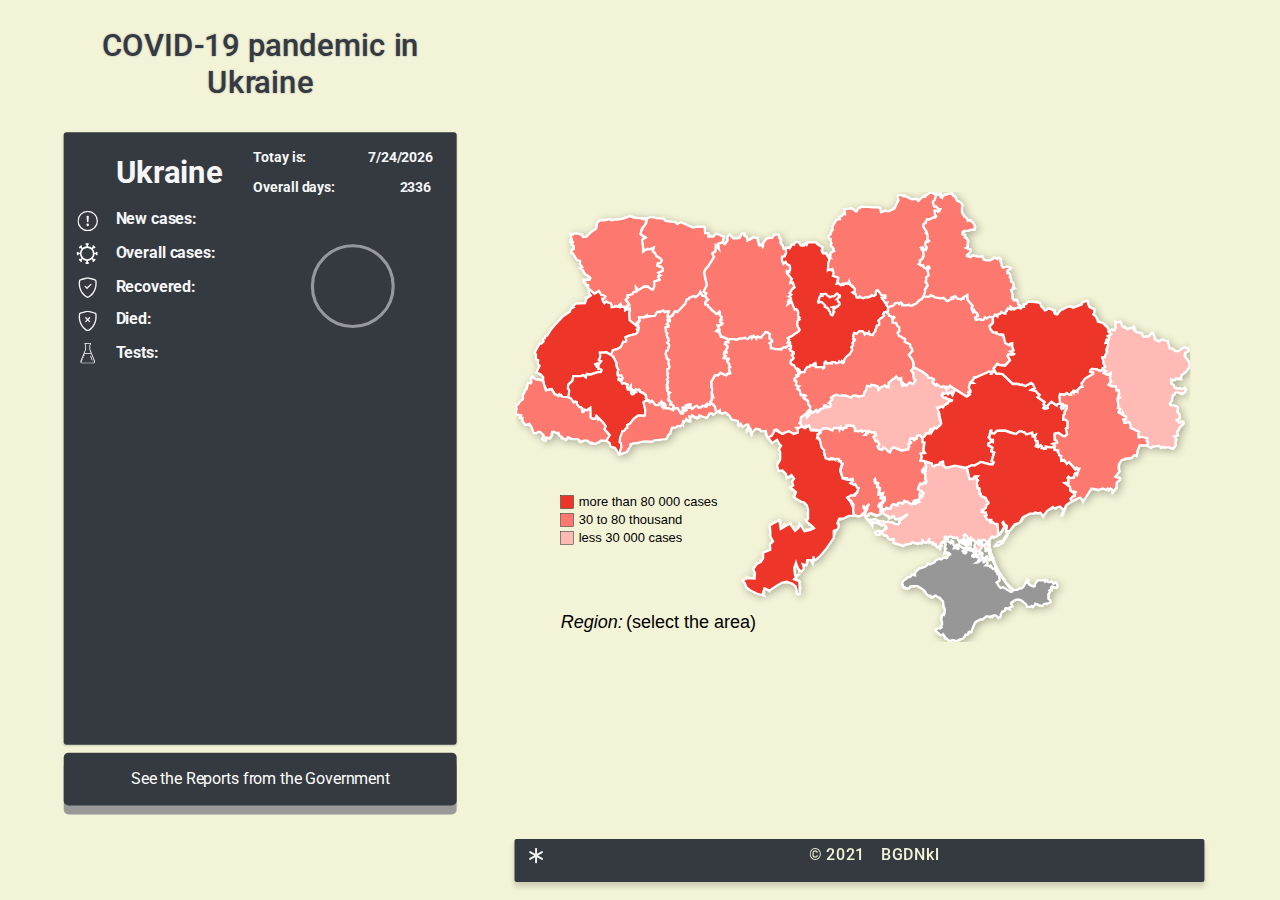
<file: Pandemic Map of Ukraine/index.html>
<!DOCTYPE html>
<html lang="en">

<head>
	<meta charset="utf-8">
	<title>COVID-19 pandemic in Ukraine</title>
	<meta name="author" content="BGDNkl">
	<meta name="description" content="COVID-19 pandemic in Ukraine">
	<meta name="viewport" content="width=device-width, initial-scale=1">	
	
	<link rel="icon" type="image/svg+xml" href="img/info.svg">
	<link rel="stylesheet" href="style/style.css">	
    <link rel="stylesheet" href="https://stackpath.bootstrapcdn.com/bootstrap/4.3.1/css/bootstrap.min.css" integrity="sha384-ggOyR0iXCbMQv3Xipma34MD+dH/1fQ784/j6cY/iJTQUOhcWr7x9JvoRxT2MZw1T" crossorigin="anonymous">
	
	<script src="https://ajax.googleapis.com/ajax/libs/jquery/3.5.1/jquery.min.js"></script>
	<script src="https://cdnjs.cloudflare.com/ajax/libs/popper.js/1.14.7/umd/popper.min.js" integrity="sha384-UO2eT0CpHqdSJQ6hJty5KVphtPhzWj9WO1clHTMGa3JDZwrnQq4sF86dIHNDz0W1" crossorigin="anonymous"></script>
	<script src="https://stackpath.bootstrapcdn.com/bootstrap/4.3.1/js/bootstrap.min.js" integrity="sha384-JjSmVgyd0p3pXB1rRibZUAYoIIy6OrQ6VrjIEaFf/nJGzIxFDsf4x0xIM+B07jRM" crossorigin="anonymous"></script>	
</head>

<body onLoad="loadjson()">

	<div class="title"></div>

	<table id="tab">
		<tr>
			<th style="width: 35%;">
				<div> <!-- Div with table and a button -->
					
					<h2>COVID-19 pandemic in Ukraine</h2>
					<br>
					
					<div id="wrapper">						
						<!--T A B L E -->
						
						<table class="table table-borderless table-sm">    
							<thead>
								<tr>
									<th scope="col" style="width: 13%;"></th>
									<th scope="col" style="width: 37%;"></th>
									<th scope="col" style="width: 30%;"></th> 
									<th scope="col" style="width: 20%;"></th>
								</tr>
							</thead>
							<tr>
								<tr>
									<td rowspan="2"></td>
									<td rowspan="2" id="mid_col" style="font-size: 200%;">Ukraine</td>
									<td style="font-size: 90%; vertical-align: middle; float: left;">Totay is:</td>
									<td style="font-size: 90%; vertical-align: middle; padding-right: 2.5%;">
										<script> document.write(new Date().toLocaleDateString()); </script>
										<!-- <script> document.write(new Date().toDateString()); </script> -->									
									</td>
								</tr>
								<td style="font-size: 90%; vertical-align: middle; text-align: left;" data-toggle="tooltip" data-placement="right" title="Ukraine published the 1st case of infection on March 2, 2020.">
									Overall days:
								</td> 
								<td id="all_time" style="font-size: 90%; padding-right: 3%;" data-toggle="tooltip" data-placement="right" title="since March 2, 2020"><p></p></td>
							</tr>
							<tbody id="load">
							</tbody>
							
						</table> <!-- end of Table: -->
						
						<!-- F R A M E -->
						<iframe id="frm" src="https://ourworldindata.org/explorers/coronavirus-data-explorer?zoomToSelection=true&time=40..latest&pickerSort=desc&pickerMetric=total_cases&hideControls=true&Metric=Confirmed+cases&Interval=7-day+rolling+average&Relative+to+Population=false&Align+outbreaks=false&country=~UKR" loading="lazy" style="width: 100%; height: 40vh; border: 0px none; margin-left: 4px;"></iframe>				
					</div> <!--end of div id="wrapper" -->

					<div><h1></h1></div>

					<!-- B U T T O N -->
					<div>
						<a href="javascript:void(0)" class="btn btn-dark" class="rounded" id="my_btn" onclick="myPopup('Info', 650, 700);">See the Reports from the Government</a>
					</div>

				</div> <!-- End of div "info" -->				
			</th>
			<th style="width: 5%;">
			</th>
			<th style="width: 60%; text-align: center ; margin: 0 auto;">
				<object type="image/svg+xml" data="img/map.svg" ></object>
			</th>
		</tr>
	</table>

	<!-- Custom Footer -->
	<div class="text-center fixed-bottom" id="ftr">	
		<a id="n_link" style="float: left; margin-left: 2%;" data-toggle="tooltip" data-placement="top" title="Information was not received / taken into account from: Crimea, Donetsk and Luhansk regions.">
			<svg id="my_svg" xmlns="http://www.w3.org/2000/svg" width="16" height="16" fill="rgb(241, 241, 241)" class="bi bi-asterisk" viewBox="0 0 16 16">
				<path d="M8 0a1 1 0 0 1 1 1v5.268l4.562-2.634a1 1 0 1 1 1 1.732L10 8l4.562 2.634a1 1 0 1 1-1 1.732L9 9.732V15a1 1 0 1 1-2 0V9.732l-4.562 2.634a1 1 0 1 1-1-1.732L6 8 1.438 5.366a1 1 0 0 1 1-1.732L7 6.268V1a1 1 0 0 1 1-1z"/>
			</svg>
		</a>
		<a id="n_link">© 2021&nbsp; &nbsp;</a>
		<a id="link" class="text-dark" href="https://github.com/BGDNkl/">BGDNkl</a>
	</div>

	<!-- Without footer -->
	<!-- <div class="text-center fixed-bottom" id="woftr">	
		<a id="n_link" style="float: left; margin-left: 6.1%;" data-toggle="tooltip" data-placement="top" title="Information was not received / taken into account from: Crimea, Donetsk and Luhansk regions.">
			<svg id="my_svg" xmlns="http://www.w3.org/2000/svg" width="16" height="16" fill="#343a3f" class="bi bi-asterisk" viewBox="0 0 16 16">
				<path d="M8 0a1 1 0 0 1 1 1v5.268l4.562-2.634a1 1 0 1 1 1 1.732L10 8l4.562 2.634a1 1 0 1 1-1 1.732L9 9.732V15a1 1 0 1 1-2 0V9.732l-4.562 2.634a1 1 0 1 1-1-1.732L6 8 1.438 5.366a1 1 0 0 1 1-1.732L7 6.268V1a1 1 0 0 1 1-1z"/>
			</svg>
		</a>
		<a id="n_link">© 2021&nbsp; &nbsp;</a>
		<a id="link" class="text-dark" href="https://github.com/BGDNkl/">BGDNkl</a>
	</div> -->
	

	<!-- Scripts: -->	
	<script>
	
	// get info from site and put in table
	function loadjson()
	{
		/*
			used site:   https://cloudquery.t9t.io/ - turns any webpage to API;
			target page: https://covid19.gov.ua/en/ - contains the necessary information.
		*/

		// creating the loader		
		let loader=`<tr>
						<td id="ico_cntr">
							<svg xmlns="http://www.w3.org/2000/svg" width="21" height="21" fill="currentColor" class="bi bi-exclamation-circle-fill" viewBox="0 0 16 16">
								<path d="M8 15A7 7 0 1 1 8 1a7 7 0 0 1 0 14zm0 1A8 8 0 1 0 8 0a8 8 0 0 0 0 16z"/>
								<path d="M7.002 11a1 1 0 1 1 2 0 1 1 0 0 1-2 0zM7.1 4.995a.905.905 0 1 1 1.8 0l-.35 3.507a.552.552 0 0 1-1.1 0L7.1 4.995z"/>
							</svg>
						</td>
						</td>
						<td id="mid_col">New cases:</td>
						<td id="num2" colspan="2" rowspan="5"><img src="img/loading.svg" alt="loading" style="vertical-align: middle;" data-toggle="tooltip" data-placement="right" title="If you see this message for too long, then too many requests were sent. Please try again later or contact cloudquery support."/></td> 
					</tr>							
					<tr>
						<td id="ico_cntr"><img src = "img/virus.svg" alt="new cases"/>
						<td id="mid_col">Overall cases:</td>
						<td id="num1" colspan="2"></td> 
					</tr>                   
					<tr>
						<td id="ico_cntr">
							<svg xmlns="http://www.w3.org/2000/svg" width="21" height="21" fill="currentColor" class="bi bi-shield-fill-check" viewBox="0 0 16 16">
								<path d="M5.338 1.59a61.44 61.44 0 0 0-2.837.856.481.481 0 0 0-.328.39c-.554 4.157.726 7.19 2.253 9.188a10.725 10.725 0 0 0 2.287 2.233c.346.244.652.42.893.533.12.057.218.095.293.118a.55.55 0 0 0 .101.025.615.615 0 0 0 .1-.025c.076-.023.174-.061.294-.118.24-.113.547-.29.893-.533a10.726 10.726 0 0 0 2.287-2.233c1.527-1.997 2.807-5.031 2.253-9.188a.48.48 0 0 0-.328-.39c-.651-.213-1.75-.56-2.837-.855C9.552 1.29 8.531 1.067 8 1.067c-.53 0-1.552.223-2.662.524zM5.072.56C6.157.265 7.31 0 8 0s1.843.265 2.928.56c1.11.3 2.229.655 2.887.87a1.54 1.54 0 0 1 1.044 1.262c.596 4.477-.787 7.795-2.465 9.99a11.775 11.775 0 0 1-2.517 2.453 7.159 7.159 0 0 1-1.048.625c-.28.132-.581.24-.829.24s-.548-.108-.829-.24a7.158 7.158 0 0 1-1.048-.625 11.777 11.777 0 0 1-2.517-2.453C1.928 10.487.545 7.169 1.141 2.692A1.54 1.54 0 0 1 2.185 1.43 62.456 62.456 0 0 1 5.072.56z"/>
								<path d="M10.854 5.146a.5.5 0 0 1 0 .708l-3 3a.5.5 0 0 1-.708 0l-1.5-1.5a.5.5 0 1 1 .708-.708L7.5 7.793l2.646-2.647a.5.5 0 0 1 .708 0z"/>
							</svg>
						</td>
						<td id="mid_col">Recovered:</td>
						<td id="num3" colspan="2"></td> 
					</tr>
					<tr>
						<td id="ico_cntr">
							<svg xmlns="http://www.w3.org/2000/svg" width="21" height="21" fill="currentColor" class="bi bi-shield-x" viewBox="0 0 16 16">
								<path d="M5.338 1.59a61.44 61.44 0 0 0-2.837.856.481.481 0 0 0-.328.39c-.554 4.157.726 7.19 2.253 9.188a10.725 10.725 0 0 0 2.287 2.233c.346.244.652.42.893.533.12.057.218.095.293.118a.55.55 0 0 0 .101.025.615.615 0 0 0 .1-.025c.076-.023.174-.061.294-.118.24-.113.547-.29.893-.533a10.726 10.726 0 0 0 2.287-2.233c1.527-1.997 2.807-5.031 2.253-9.188a.48.48 0 0 0-.328-.39c-.651-.213-1.75-.56-2.837-.855C9.552 1.29 8.531 1.067 8 1.067c-.53 0-1.552.223-2.662.524zM5.072.56C6.157.265 7.31 0 8 0s1.843.265 2.928.56c1.11.3 2.229.655 2.887.87a1.54 1.54 0 0 1 1.044 1.262c.596 4.477-.787 7.795-2.465 9.99a11.775 11.775 0 0 1-2.517 2.453 7.159 7.159 0 0 1-1.048.625c-.28.132-.581.24-.829.24s-.548-.108-.829-.24a7.158 7.158 0 0 1-1.048-.625 11.777 11.777 0 0 1-2.517-2.453C1.928 10.487.545 7.169 1.141 2.692A1.54 1.54 0 0 1 2.185 1.43 62.456 62.456 0 0 1 5.072.56z"/>
								<path d="M6.146 5.146a.5.5 0 0 1 .708 0L8 6.293l1.146-1.147a.5.5 0 1 1 .708.708L8.707 7l1.147 1.146a.5.5 0 0 1-.708.708L8 7.707 6.854 8.854a.5.5 0 1 1-.708-.708L7.293 7 6.146 5.854a.5.5 0 0 1 0-.708z"/>
							</svg>
						</td>
						<td id="mid_col">Died:</td>
						<td id="num4" colspan="2"></td> 
					</tr>
					<tr>
						<td id="ico_cntr">
							<svg xmlns="http://www.w3.org/2000/svg" width="21" height="21" viewBox="-74 0 512 512" fill="white" >
								<path d="m361.414062 443.589844-108.269531-263.902344c-6.003906-14.640625-9.050781-30.085938-9.050781-45.910156v-69.757813c0-7.511719 2.925781-14.574219 8.238281-19.886719 6.476563-6.476562 10.046875-15.089843 10.046875-24.25v-9.882812c0-5.523438-4.480468-10-10-10h-139.621094c-5.523437 0-10 4.476562-10 10v9.882812c0 9.160157 3.566407 17.773438 10.042969 24.25 5.3125 5.3125 8.238281 12.375 8.238281 19.890626v69.753906c0 15.824218-3.042968 31.269531-9.050781 45.910156l-29.75 72.515625c-.011719.027344-.023437.054687-.035156.082031l-78.484375 191.304688c-6.285156 15.324218-4.53125 32.6875 4.695312 46.441406 9.226563 13.757812 24.621094 21.96875 41.183594 21.96875h265.9375c16.5625 0 31.960938-8.210938 41.1875-21.96875 9.222656-13.757812 10.976563-31.117188 4.691406-46.441406zm-230.921874-256.3125c7-17.058594 10.546874-35.058594 10.546874-53.5v-69.757813c0-12.851562-5.003906-24.9375-14.09375-34.027343-2.671874-2.671876-4.15625-6.21875-4.1875-9.992188h119.621094c-.03125 3.773438-1.515625 7.316406-4.191406 9.992188-9.085938 9.089843-14.09375 21.171874-14.09375 34.027343v69.753907c0 18.441406 3.550781 36.441406 10.546875 53.5l24.144531 58.851562h-152.4375zm209.617187 291.613281c-5.585937 8.332031-14.542969 13.109375-24.574219 13.109375h-265.9375c-10.027344 0-18.984375-4.777344-24.574218-13.109375-4.214844-6.285156-5.824219-13.574219-4.730469-20.761719h16.476562c5.519531 0 10-4.480468 10-10 0-5.523437-4.480469-10-10-10h-9.1875l11.484375-28h16.867188c5.523437 0 10-4.480468 10-10 0-5.523437-4.476563-10-10-10h-8.660156l11.484374-28h17.34375c5.523438 0 10-4.480468 10-10 0-5.523437-4.476562-10-10-10h-9.136718l11.488281-28h17.8125c5.523437 0 10-4.480468 10-10 0-5.523437-4.476563-10-10-10h-9.609375l11.488281-28h168.84375l75.921875 185.054688c3.804688 9.277344 2.785156 19.378906-2.800781 27.707031zm0 0"/>
								<path d="m312.03125 444.214844c-2.09375-5.113282-7.929688-7.558594-13.042969-5.46875-5.109375 2.09375-7.558593 7.929687-5.46875 13.042968l.054688.125c1.585937 3.871094 5.316406 6.214844 9.257812 6.214844 1.261719 0 2.542969-.238281 3.785157-.746094 5.109374-2.09375 7.558593-7.933593 5.464843-13.042968zm0 0"/>
								<path d="m297.898438 409.761719-35.8125-87.289063c-2.09375-5.109375-7.933594-7.554687-13.046876-5.457031-5.109374 2.09375-7.550781 7.9375-5.457031 13.046875l35.8125 87.289062c1.585938 3.871094 5.316407 6.207032 9.257813 6.207032 1.261718 0 2.546875-.238282 3.789062-.75 5.109375-2.09375 7.554688-7.9375 5.457032-13.046875zm0 0"/>
							</svg>
						</td>
						<td id="mid_col">Tests:</td>
						<td id="num5" colspan="2"></td> 							
					</tr>`;
		document.getElementById('load').innerHTML = loader;

		fetch('https://cloudquery.t9t.io/query?url=https%3A%2F%2Fcovid19.gov.ua%2Fen&selectors=*:nth-child(1)%20%3E%20*:nth-child(1)%20%3E%20*%20%3E%20*%20%3E%20*:nth-child(2)%20%3E%20*:nth-child(2),*:nth-child(1)%20%3E%20*:nth-child(1)%20%3E%20*:nth-child(3)%20%3E%20*:nth-child(2),*:nth-child(1)%20%3E%20*%20%3E%20*%20%3E%20*%20%3E%20*:nth-child(4)%20%3E%20*:nth-child(2),*:nth-child(1)%20%3E%20*:nth-child(5)%20%3E%20*:nth-child(2),*:nth-child(6)%20%3E%20*:nth-child(2)')
		.then((response) => {
			return response.json();
		})
		.then((data) => {
			let html =`	<tr>
							<td id="ico_cntr">
								<svg xmlns="http://www.w3.org/2000/svg" width="21" height="21" fill="currentColor" class="bi bi-exclamation-circle-fill" viewBox="0 0 16 16">
									<path d="M8 15A7 7 0 1 1 8 1a7 7 0 0 1 0 14zm0 1A8 8 0 1 0 8 0a8 8 0 0 0 0 16z"/>
									<path d="M7.002 11a1 1 0 1 1 2 0 1 1 0 0 1-2 0zM7.1 4.995a.905.905 0 1 1 1.8 0l-.35 3.507a.552.552 0 0 1-1.1 0L7.1 4.995z"/>
								</svg>
							</td>
							</td>
							<td id="mid_col">New cases:</td>
							<td id="num2" colspan="2">${data['contents'][1]['innerText']}</td> 
						</tr>							
						<tr>
							<td id="ico_cntr"><img src = "img/virus.svg" alt="new cases"/>
							<td id="mid_col">Overall cases:</td>
							<td id="num1" colspan="2">${data['contents'][0]['innerText']}</td> 
						</tr>                   
						<tr>
							<td id="ico_cntr">
								<svg xmlns="http://www.w3.org/2000/svg" width="21" height="21" fill="currentColor" class="bi bi-shield-fill-check" viewBox="0 0 16 16">
									<path d="M5.338 1.59a61.44 61.44 0 0 0-2.837.856.481.481 0 0 0-.328.39c-.554 4.157.726 7.19 2.253 9.188a10.725 10.725 0 0 0 2.287 2.233c.346.244.652.42.893.533.12.057.218.095.293.118a.55.55 0 0 0 .101.025.615.615 0 0 0 .1-.025c.076-.023.174-.061.294-.118.24-.113.547-.29.893-.533a10.726 10.726 0 0 0 2.287-2.233c1.527-1.997 2.807-5.031 2.253-9.188a.48.48 0 0 0-.328-.39c-.651-.213-1.75-.56-2.837-.855C9.552 1.29 8.531 1.067 8 1.067c-.53 0-1.552.223-2.662.524zM5.072.56C6.157.265 7.31 0 8 0s1.843.265 2.928.56c1.11.3 2.229.655 2.887.87a1.54 1.54 0 0 1 1.044 1.262c.596 4.477-.787 7.795-2.465 9.99a11.775 11.775 0 0 1-2.517 2.453 7.159 7.159 0 0 1-1.048.625c-.28.132-.581.24-.829.24s-.548-.108-.829-.24a7.158 7.158 0 0 1-1.048-.625 11.777 11.777 0 0 1-2.517-2.453C1.928 10.487.545 7.169 1.141 2.692A1.54 1.54 0 0 1 2.185 1.43 62.456 62.456 0 0 1 5.072.56z"/>
									<path d="M10.854 5.146a.5.5 0 0 1 0 .708l-3 3a.5.5 0 0 1-.708 0l-1.5-1.5a.5.5 0 1 1 .708-.708L7.5 7.793l2.646-2.647a.5.5 0 0 1 .708 0z"/>
								</svg>
							</td>
							<td id="mid_col">Recovered:</td>
							<td id="num3" colspan="2">${data['contents'][2]['innerText']}</td> 
						</tr>
						<tr>
							<td id="ico_cntr">
								<svg xmlns="http://www.w3.org/2000/svg" width="21" height="21" fill="currentColor" class="bi bi-shield-x" viewBox="0 0 16 16">
									<path d="M5.338 1.59a61.44 61.44 0 0 0-2.837.856.481.481 0 0 0-.328.39c-.554 4.157.726 7.19 2.253 9.188a10.725 10.725 0 0 0 2.287 2.233c.346.244.652.42.893.533.12.057.218.095.293.118a.55.55 0 0 0 .101.025.615.615 0 0 0 .1-.025c.076-.023.174-.061.294-.118.24-.113.547-.29.893-.533a10.726 10.726 0 0 0 2.287-2.233c1.527-1.997 2.807-5.031 2.253-9.188a.48.48 0 0 0-.328-.39c-.651-.213-1.75-.56-2.837-.855C9.552 1.29 8.531 1.067 8 1.067c-.53 0-1.552.223-2.662.524zM5.072.56C6.157.265 7.31 0 8 0s1.843.265 2.928.56c1.11.3 2.229.655 2.887.87a1.54 1.54 0 0 1 1.044 1.262c.596 4.477-.787 7.795-2.465 9.99a11.775 11.775 0 0 1-2.517 2.453 7.159 7.159 0 0 1-1.048.625c-.28.132-.581.24-.829.24s-.548-.108-.829-.24a7.158 7.158 0 0 1-1.048-.625 11.777 11.777 0 0 1-2.517-2.453C1.928 10.487.545 7.169 1.141 2.692A1.54 1.54 0 0 1 2.185 1.43 62.456 62.456 0 0 1 5.072.56z"/>
									<path d="M6.146 5.146a.5.5 0 0 1 .708 0L8 6.293l1.146-1.147a.5.5 0 1 1 .708.708L8.707 7l1.147 1.146a.5.5 0 0 1-.708.708L8 7.707 6.854 8.854a.5.5 0 1 1-.708-.708L7.293 7 6.146 5.854a.5.5 0 0 1 0-.708z"/>
								</svg>
							</td>
							<td id="mid_col">Died:</td>
							<td id="num4" colspan="2">${data['contents'][3]['innerText']}</td> 
						</tr>
						<tr>
							<td id="ico_cntr">
								<svg xmlns="http://www.w3.org/2000/svg" width="21" height="21" viewBox="-74 0 512 512" fill="white" >
									<path d="m361.414062 443.589844-108.269531-263.902344c-6.003906-14.640625-9.050781-30.085938-9.050781-45.910156v-69.757813c0-7.511719 2.925781-14.574219 8.238281-19.886719 6.476563-6.476562 10.046875-15.089843 10.046875-24.25v-9.882812c0-5.523438-4.480468-10-10-10h-139.621094c-5.523437 0-10 4.476562-10 10v9.882812c0 9.160157 3.566407 17.773438 10.042969 24.25 5.3125 5.3125 8.238281 12.375 8.238281 19.890626v69.753906c0 15.824218-3.042968 31.269531-9.050781 45.910156l-29.75 72.515625c-.011719.027344-.023437.054687-.035156.082031l-78.484375 191.304688c-6.285156 15.324218-4.53125 32.6875 4.695312 46.441406 9.226563 13.757812 24.621094 21.96875 41.183594 21.96875h265.9375c16.5625 0 31.960938-8.210938 41.1875-21.96875 9.222656-13.757812 10.976563-31.117188 4.691406-46.441406zm-230.921874-256.3125c7-17.058594 10.546874-35.058594 10.546874-53.5v-69.757813c0-12.851562-5.003906-24.9375-14.09375-34.027343-2.671874-2.671876-4.15625-6.21875-4.1875-9.992188h119.621094c-.03125 3.773438-1.515625 7.316406-4.191406 9.992188-9.085938 9.089843-14.09375 21.171874-14.09375 34.027343v69.753907c0 18.441406 3.550781 36.441406 10.546875 53.5l24.144531 58.851562h-152.4375zm209.617187 291.613281c-5.585937 8.332031-14.542969 13.109375-24.574219 13.109375h-265.9375c-10.027344 0-18.984375-4.777344-24.574218-13.109375-4.214844-6.285156-5.824219-13.574219-4.730469-20.761719h16.476562c5.519531 0 10-4.480468 10-10 0-5.523437-4.480469-10-10-10h-9.1875l11.484375-28h16.867188c5.523437 0 10-4.480468 10-10 0-5.523437-4.476563-10-10-10h-8.660156l11.484374-28h17.34375c5.523438 0 10-4.480468 10-10 0-5.523437-4.476562-10-10-10h-9.136718l11.488281-28h17.8125c5.523437 0 10-4.480468 10-10 0-5.523437-4.476563-10-10-10h-9.609375l11.488281-28h168.84375l75.921875 185.054688c3.804688 9.277344 2.785156 19.378906-2.800781 27.707031zm0 0"/>
									<path d="m312.03125 444.214844c-2.09375-5.113282-7.929688-7.558594-13.042969-5.46875-5.109375 2.09375-7.558593 7.929687-5.46875 13.042968l.054688.125c1.585937 3.871094 5.316406 6.214844 9.257812 6.214844 1.261719 0 2.542969-.238281 3.785157-.746094 5.109374-2.09375 7.558593-7.933593 5.464843-13.042968zm0 0"/>
									<path d="m297.898438 409.761719-35.8125-87.289063c-2.09375-5.109375-7.933594-7.554687-13.046876-5.457031-5.109374 2.09375-7.550781 7.9375-5.457031 13.046875l35.8125 87.289062c1.585938 3.871094 5.316407 6.207032 9.257813 6.207032 1.261718 0 2.546875-.238282 3.789062-.75 5.109375-2.09375 7.554688-7.9375 5.457032-13.046875zm0 0"/>
								</svg>
							</td>
							<td id="mid_col">Tests:</td>
							<td id="num5" colspan="2">${data['contents'][4]['innerText']}</td> 									
						</tr>`;
			document.getElementById("load").innerHTML = html;
		});
	}

	// Show/hide table with regional info
	function RegionTableHide() {
		var x = document.getElementById("myDIV");
		if (x.style.display === "none") {
			x.style.display = "block";
		} else {
			x.style.display = "none";
		}
	}
	
	// New popup window in center 
    function myPopup(title, myWidth, myHeight) {
		var	myURL = "https://covid19.gov.ua/en/";
		var left = (screen.width - myWidth) / 2;
		var top = (screen.height - myHeight) / 4;
		var myWindow = window.open(myURL, title, 'toolbar=no, location=no, directories=no, status=no, menubar=no, scrollbars=no, resizable=no, copyhistory=no, width=' + myWidth + ', height=' + myHeight + ', top=' + top + ', left=' + left);
    }

	// Time cells in table
	var difference = new Date() - new Date('2020-03-02'); 
	document.getElementById("all_time").innerHTML = parseInt(difference / 86400000) + 1;

	// to prevent Ctrl + U
	document.onkeydown = function(e) {
		if (e.ctrlKey && 
			(e.keyCode === 67 || 
				e.keyCode === 86 || 
				e.keyCode === 85 || 
				e.keyCode === 117)) 
			{
				return false;
			} else {
				return true;
			}
	};
	$(document).keypress("u", function(e) {
		if(e.ctrlKey)
		{
			return false;
		}
		else
		{
			return true;
		}
	});

	// Tooltip
	$(document).ready(function() {
		$('[data-toggle="tooltip"]').tooltip();
	});

</script>
</body>
</html>
</file>
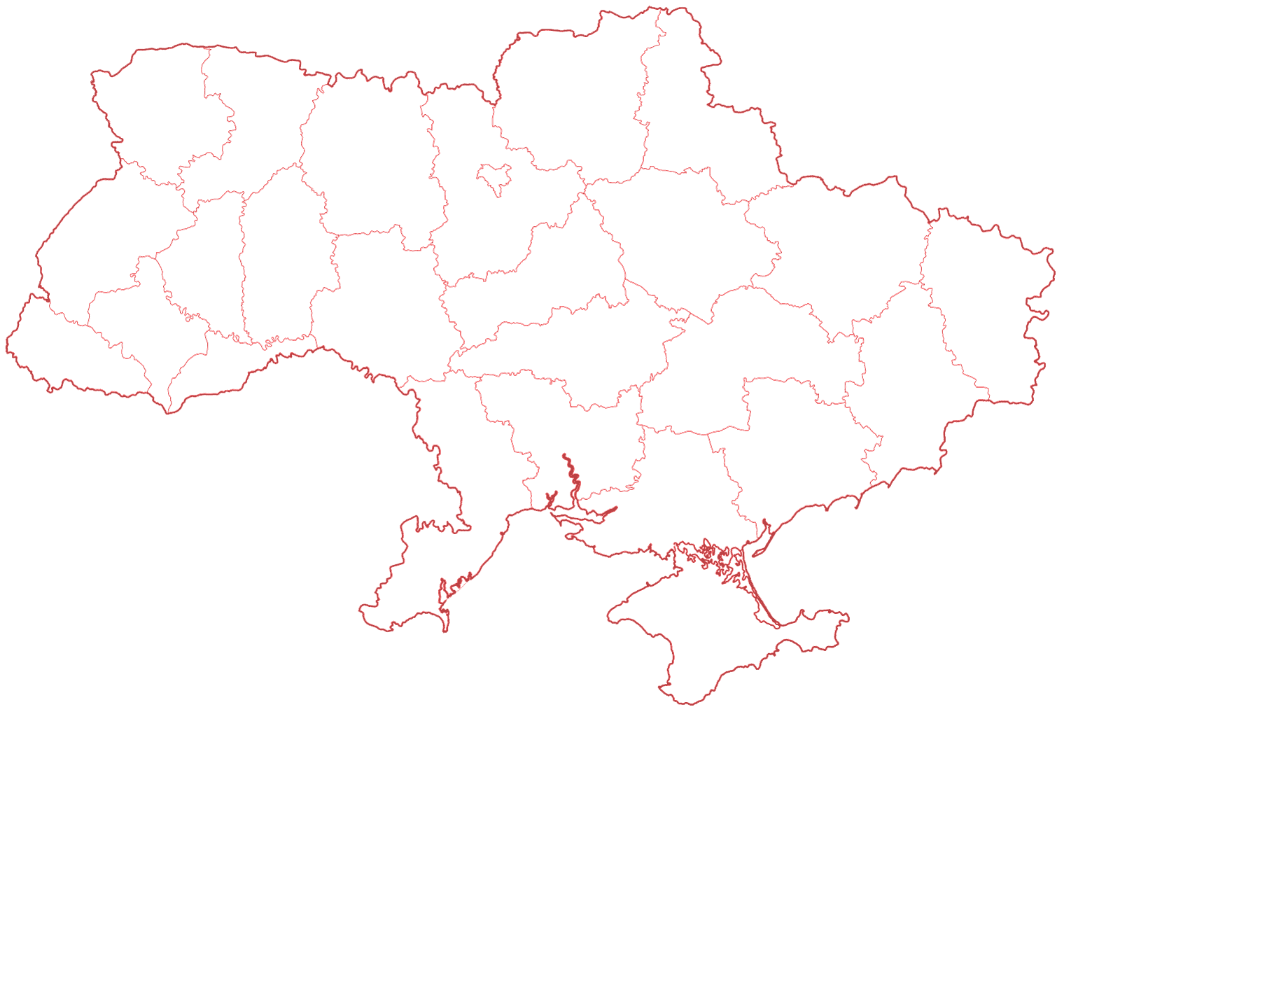
<file: HTML Image Map/image_map.html>
<!DOCTYPE html>
<html>
<head>
  <meta charset="utf-8">
  <title></title>
  <meta name="author" content="">
  <meta name="description" content="">
  <meta name="viewport" content="width=device-width, initial-scale=1">
</head>
<style>
	html {
    width: 100vh;
    height: 100vh; 
    transform: scale(.7);
    transform-origin: 0 0;
	}
</style>
<body>

	<div>
		<!-- Image Map: -->
		<img src="map_img.png" alt="Map of Ukraine" usemap="#workmap">

		<map name="workmap">
			<!-- <area onblur="this.focus()" autofocus target="" alt="Name " title="Name" href="" coords="" shape="poly"> -->
			
			<!-- West: -->
			<area target="" alt="Volyn Oblast" title="Volyn Oblast" href="" coords="123,96,129,93,133,92,142,93,147,96,150,100,157,99,170,87,179,81,181,69,186,63,197,63,209,60,213,63,219,61,226,61,238,59,252,54,254,54,256,54,262,57,275,58,281,58,281,60,293,61,290,65,289,68,289,72,282,79,279,85,279,95,282,98,288,100,281,107,284,120,284,131,285,131,289,127,295,127,297,125,301,127,305,124,305,132,311,137,313,143,321,146,325,150,325,154,325,157,320,158,316,158,315,163,320,166,324,165,328,174,328,176,322,177,318,179,321,181,323,186,317,190,321,195,316,196,309,199,309,206,309,209,306,219,300,215,297,215,293,210,286,209,278,215,273,218,267,211,267,216,270,220,270,222,263,222,261,228,262,230,249,229,248,232,253,237,245,241,249,246,253,251,252,252,248,252,245,259,245,260,242,255,241,255,236,255,233,249,230,251,230,253,231,255,227,255,223,253,220,255,215,256,213,251,210,247,206,247,201,245,201,244,198,247,194,243,192,237,197,236,199,233,198,232,194,229,190,229,189,228,185,220,179,223,175,226,165,217,163,217,161,213,161,207,156,207,155,201,152,201,151,195,164,195,166,191,163,188,154,182,149,173,143,169,148,167,143,160,143,153,136,151,129,139,126,135,123,135,125,128,129,127,129,120,125,117,127,112,121,111,121,107,125,107,122,95" shape="poly">
			<area target="" alt="Rivne Oblast" title="Rivne Oblast" href="" coords="460,112,462,99,446,92,439,99,428,99,428,91,421,91,420,78,404,77,394,79,367,67,359,71,354,67,333,64,328,59,313,58,301,55,291,59,284,59,292,61,290,68,290,69,283,79,277,93,289,101,281,106,283,121,283,132,287,128,291,128,293,126,298,127,307,123,305,131,310,136,313,142,321,147,325,152,322,157,316,159,315,164,322,165,327,170,327,175,317,180,322,185,317,187,320,195,308,199,308,210,305,217,301,216,296,212,294,210,284,211,271,219,268,215,269,221,261,223,260,227,249,230,249,233,250,234,245,238,253,251,245,257,244,261,246,262,253,259,254,263,252,268,252,273,253,285,260,291,268,297,270,291,273,291,273,287,276,287,274,279,277,278,285,279,289,276,288,279,292,277,309,275,314,267,317,266,320,267,328,263,331,267,340,265,337,276,339,279,339,280,349,273,354,265,360,267,370,257,378,248,381,239,385,239,386,235,397,231,401,234,409,227,411,223,414,228,415,231,421,231,424,225,418,221,425,206,421,191,419,179,421,173,428,165,437,151,441,144,437,136,445,131,445,128,445,119,453,127,450,117,450,115,457,113,460,111" shape="poly">
			<area target="" alt="Lviv Oblast" title="Lviv Oblast" href="" coords="120,266,104,277,89,293,78,306,70,319,66,320,65,325,60,327,62,332,57,337,53,337,42,357,45,361,45,372,50,374,49,382,53,386,46,401,55,405,61,411,61,418,62,424,62,427,68,438,69,441,80,438,87,449,93,452,96,450,97,453,101,451,104,456,117,457,120,442,116,436,118,427,126,419,129,409,146,409,151,407,156,410,159,404,165,405,184,400,189,401,191,396,188,393,184,393,185,384,180,388,177,383,182,381,185,383,190,376,185,372,189,366,188,357,202,356,212,362,216,352,226,349,234,345,239,333,244,334,246,330,244,323,249,320,268,315,272,310,270,306,275,304,268,297,253,285,252,269,253,263,253,258,243,263,243,261,242,255,235,255,233,249,230,251,231,256,226,255,223,254,219,255,213,256,212,249,211,247,200,244,197,247,194,243,192,237,197,236,199,232,194,229,190,229,185,220,175,226,165,217,163,217,163,224,167,230,160,235,158,234,154,247,133,248,127,254,129,256,123,259" shape="poly">
			<area target="" alt="Ternopil Oblast" title="Ternopil Oblast" href="" coords="334,357,334,360,336,365,336,370,340,372,341,378,340,383,343,387,341,388,341,393,338,394,338,401,340,403,338,407,340,413,337,417,339,421,338,424,338,426,336,428,337,435,339,433,339,436,338,442,342,446,340,451,342,453,341,459,339,462,342,465,345,464,344,469,347,466,345,472,349,473,351,475,350,478,352,481,350,485,341,481,334,481,332,476,333,473,330,470,329,472,331,479,329,481,324,476,325,472,326,469,324,466,322,470,320,470,317,474,310,473,303,464,298,468,296,463,291,464,291,462,292,462,289,458,290,455,289,451,286,448,276,443,276,441,274,439,272,440,267,439,266,443,267,445,264,446,262,449,259,450,257,448,258,446,263,443,264,442,259,439,256,441,256,431,252,437,252,438,252,439,249,439,247,432,249,428,242,425,237,426,234,420,228,417,229,414,236,416,237,415,237,412,235,408,227,408,227,403,226,400,228,395,226,391,224,385,223,382,224,380,217,366,212,362,216,351,226,349,234,344,239,333,243,333,243,333,244,333,246,330,244,323,250,320,268,315,272,310,270,306,273,306,274,302,267,295,269,292,271,293,270,291,273,291,274,287,276,286,274,279,277,278,284,279,289,276,288,278,293,277,310,275,314,267,317,266,320,267,328,263,331,267,340,265,337,276,339,279,343,282,343,287,338,286,340,290,336,294,341,296,341,299,333,301,334,306,334,311,338,314,336,318,338,323,340,323,341,330,337,335,343,341,339,346,339,352,335,354" shape="poly">
			<area target="" alt="Ivano-Frankivsk Oblast" title="Ivano-Frankivsk Oblast" href="" coords="230,583,231,583,232,576,236,567,235,559,232,556,232,547,236,538,237,532,241,531,247,524,250,525,248,518,254,515,263,504,272,497,282,497,285,499,287,497,289,486,285,469,285,467,292,462,289,458,290,455,288,451,285,448,276,444,276,441,274,439,272,441,267,439,266,444,267,445,264,446,262,449,259,450,257,448,258,446,260,445,263,444,264,442,263,442,259,439,256,442,256,431,255,432,252,437,252,439,249,439,248,435,247,433,249,429,244,426,242,425,237,426,234,421,228,417,229,414,236,417,237,416,237,412,235,408,227,408,226,404,226,401,228,395,225,390,223,383,224,380,217,367,212,362,202,357,187,357,188,365,185,374,190,376,184,384,182,381,177,383,180,387,184,385,184,392,189,394,191,396,189,400,184,400,165,406,158,404,156,412,150,407,145,409,128,409,126,420,117,428,116,436,119,441,117,457,122,459,128,467,132,466,136,467,136,471,140,477,145,479,148,481,146,485,148,488,148,488,153,484,158,485,165,480,166,501,170,504,177,504,179,498,182,501,182,504,182,505,186,504,199,519,197,527,208,539,202,551,202,553,209,558,210,565,221,569,227,579" shape="poly">
			<area target="" alt="Zakarpattia Oblast" title="Zakarpattia Oblast" href="" coords="21,442,19,446,16,451,16,461,9,466,6,471,0,476,2,481,0,494,8,495,12,496,9,502,15,502,15,509,22,518,30,515,35,522,39,533,40,536,46,536,50,533,52,533,54,533,62,540,59,549,64,553,67,552,65,545,74,547,79,543,81,533,86,533,91,536,95,535,97,541,103,545,106,548,111,551,116,545,125,549,136,549,141,551,143,555,153,552,160,553,168,559,169,557,177,560,184,556,190,552,201,553,203,553,203,550,209,541,197,527,200,521,195,513,186,504,183,506,183,501,180,498,177,504,171,504,166,501,166,496,166,480,159,485,154,484,150,489,148,489,147,484,148,481,145,478,141,478,138,474,136,472,136,467,132,466,129,468,123,459,116,456,103,455,100,451,96,453,96,450,93,452,86,449,80,438,67,441,63,428,61,421,54,417,46,417,37,411,34,415,35,419,34,425,27,424,26,431,25,431,25,437,21,440" shape="poly">
			<area target="" alt="Chernivtsi Oblast " title="Chernivtsi Oblast" href="" coords="308,552,303,555,285,554,270,558,263,558,255,561,254,567,250,572,247,578,230,583,232,576,235,567,234,558,231,556,232,546,235,538,237,532,241,531,246,524,248,524,248,518,254,515,262,504,272,497,282,497,284,498,287,497,288,485,284,467,291,462,291,464,296,464,298,468,303,464,310,473,317,474,320,470,322,470,324,466,326,469,325,473,324,476,329,481,331,479,329,472,330,470,332,472,333,474,332,477,334,481,341,481,350,485,352,481,360,480,368,492,372,492,372,488,371,486,373,484,376,486,379,485,377,482,372,481,372,478,374,478,379,482,382,479,379,474,382,473,383,478,385,479,385,472,389,472,389,475,389,478,392,482,400,475,404,475,407,479,413,478,416,475,424,477,426,473,423,472,426,470,431,473,435,469,438,472,443,477,446,490,439,495,436,492,431,492,425,502,420,501,408,496,406,501,403,501,403,503,392,496,390,500,386,499,388,510,386,510,379,504,377,509,372,509,372,518,370,516,366,521,361,520,356,523,347,524,343,537,339,540,335,549" shape="poly">

			<!-- Сentral regions: -->
			<area target="" alt="Khmelnytskyi Oblast" title="Khmelnytskyi Oblast" href="" coords="341,373,339,376,340,380,340,383,342,388,341,389,341,392,337,394,337,401,339,403,337,407,339,413,336,417,339,421,337,424,338,425,336,429,336,434,338,432,339,436,337,442,339,444,343,446,339,449,341,454,339,463,342,464,343,464,344,469,347,466,345,472,351,475,351,480,351,481,360,480,367,492,371,492,372,489,370,486,372,484,376,487,379,485,376,482,371,481,371,479,373,478,379,482,381,479,378,474,381,473,382,478,384,479,384,472,389,472,389,478,392,482,399,476,403,475,406,479,412,478,415,475,423,477,425,473,423,472,425,470,431,473,434,469,432,466,434,465,436,460,436,450,438,452,436,446,437,437,435,433,435,427,435,422,443,407,450,408,455,402,468,408,470,404,476,402,474,391,477,389,473,381,470,376,474,371,472,370,462,369,464,365,466,364,463,361,464,356,468,357,468,355,467,352,470,346,471,342,465,338,466,334,472,334,471,331,475,327,472,328,460,322,456,322,453,314,452,310,446,309,449,306,453,304,449,297,453,297,458,294,460,292,454,289,455,285,457,284,456,282,458,278,454,274,453,266,453,265,450,267,449,270,446,271,438,264,436,263,434,260,427,253,426,251,421,249,421,245,427,238,425,238,423,235,423,234,420,231,415,231,410,222,408,227,400,234,396,231,386,235,385,238,380,239,377,248,359,267,354,265,349,274,339,280,343,283,343,287,338,286,339,290,336,294,340,296,340,299,333,301,334,306,334,311,337,314,336,318,337,323,339,324,340,331,337,335,341,339,341,343,340,345,338,352,335,353,333,360,335,364,336,369" shape="poly">
			<area target="" alt="Zhytomyr Oblast" title="Zhytomyr Oblast" href="" coords="600,127,602,130,601,136,597,143,592,144,592,150,594,156,595,159,600,155,603,160,607,162,610,165,610,169,609,176,608,178,603,176,603,178,603,180,614,192,612,196,611,202,616,201,618,207,620,211,615,215,609,225,613,228,611,231,608,233,613,237,610,241,607,241,608,244,605,245,606,248,613,244,616,248,619,256,620,260,624,260,628,266,628,276,631,279,629,281,631,283,627,286,626,291,626,295,627,299,631,306,628,311,624,313,615,320,610,322,607,323,605,325,608,328,605,334,610,334,610,339,606,341,601,346,598,346,597,345,592,347,592,350,580,349,575,349,574,348,571,348,568,348,567,344,567,340,564,336,570,332,569,329,564,326,564,318,565,316,562,315,561,312,556,311,554,312,553,315,548,320,546,323,541,323,538,321,535,323,535,327,529,320,525,325,523,321,520,323,519,325,516,327,511,325,509,324,506,325,502,326,498,326,490,329,486,327,480,327,473,328,470,326,461,322,458,322,454,315,453,310,447,309,449,306,453,305,449,297,454,297,459,294,460,292,455,289,455,285,458,284,456,282,458,278,454,274,454,267,453,265,451,267,449,270,447,271,442,267,439,264,436,263,435,260,427,253,427,251,422,250,422,245,428,239,426,238,424,235,424,234,422,232,421,231,424,225,418,221,425,207,419,179,421,173,428,165,441,144,437,137,444,132,445,119,452,127,450,115,459,112,465,116,471,108,471,98,476,95,480,99,483,103,492,103,498,102,501,96,503,92,508,91,508,93,508,97,511,98,514,102,515,108,522,105,528,101,533,102,538,102,538,108,540,113,540,117,542,119,546,117,549,122,550,120,550,114,554,108,559,103,566,102,570,102,572,98,575,96,578,94,581,94,584,96,585,97,585,100,586,102,589,106,589,109,588,111,590,116,594,120,594,123,595,126,599,127" shape="poly">
			<area target="" alt="Vinnytsia Oblast" title="Vinnytsia Oblast" href="" coords="454,485,454,491,460,492,466,490,474,496,476,498,479,505,494,509,495,518,496,520,500,515,504,522,513,517,517,517,518,522,514,529,514,532,521,525,523,528,522,532,524,539,527,533,534,526,543,528,545,532,556,531,558,541,560,546,567,545,571,539,575,537,574,530,580,528,591,537,607,533,611,536,627,537,629,530,624,524,631,524,635,522,635,516,631,514,634,509,634,502,646,492,647,497,648,501,653,496,652,495,659,490,656,488,650,490,649,488,654,484,655,478,650,471,650,465,640,458,644,454,642,452,634,452,632,442,626,438,630,433,623,429,625,423,624,421,620,419,620,415,627,410,625,408,631,405,628,402,629,399,626,397,627,393,625,393,624,393,619,385,615,384,611,380,612,374,615,373,618,369,614,362,618,360,618,356,610,352,609,349,612,347,612,342,607,341,600,346,597,345,591,348,591,350,576,349,574,348,567,347,567,339,564,336,570,332,570,329,564,326,564,319,565,316,564,315,561,313,559,312,555,312,554,314,548,319,546,324,541,323,538,321,536,322,535,326,529,320,525,325,524,321,521,322,517,326,515,327,509,324,503,326,497,326,490,329,485,327,476,327,472,330,473,334,470,334,467,334,465,338,471,342,471,346,467,352,469,355,469,357,465,356,463,361,467,364,465,366,464,369,473,370,474,372,470,376,472,379,474,381,476,387,477,389,474,391,477,403,471,404,468,408,455,402,450,408,444,407,442,410,435,422,436,427,435,432,437,438,436,445,438,452,436,450,437,461,433,467,435,469,440,473,443,477,446,490" shape="poly">
			<area target="" alt="Kyiv Oblast" title="Kyiv Oblast" href="" coords="700,144,697,141,692,141,690,137,690,136,683,136,680,130,682,123,677,120,671,116,667,112,663,112,649,112,647,117,645,114,642,118,641,119,635,119,633,118,629,112,624,111,620,113,619,115,619,117,614,117,613,118,612,121,610,123,609,125,606,124,605,124,600,124,599,126,600,127,601,130,601,135,600,138,598,143,592,144,592,148,592,152,595,159,600,155,601,158,605,161,609,163,610,168,610,173,608,177,608,178,603,176,603,180,613,192,614,193,613,196,611,202,616,201,620,212,615,216,609,225,613,228,611,230,609,233,608,233,612,236,612,239,610,241,607,242,607,243,605,249,613,243,615,248,620,261,624,260,627,264,628,267,628,271,628,274,628,276,631,279,629,281,631,283,627,286,626,293,627,299,631,305,631,307,628,311,621,315,616,319,607,324,605,325,608,328,605,334,610,334,610,338,607,341,612,342,612,344,612,347,609,349,611,352,618,356,618,360,614,362,618,369,615,373,612,374,611,379,614,383,619,385,621,389,624,393,627,393,628,394,629,394,631,396,632,400,635,400,639,401,642,401,643,398,646,393,648,390,651,389,653,389,655,386,663,388,662,383,666,381,667,383,667,386,667,389,673,389,681,390,684,393,686,393,687,384,687,380,689,377,693,382,700,380,703,382,704,378,708,379,710,379,713,382,720,380,720,378,723,380,725,377,728,381,730,379,730,374,736,366,742,362,746,355,749,352,746,345,750,341,750,337,749,336,750,333,752,332,754,328,751,327,752,322,751,320,753,314,758,316,764,309,772,310,777,317,779,314,783,316,785,312,787,317,794,318,798,312,800,310,800,306,802,302,803,297,809,295,808,288,807,286,812,281,812,280,814,280,820,275,817,271,820,267,825,268,828,265,827,262,827,262,829,258,828,255,824,251,827,246,823,247,819,241,815,237,819,235,823,235,823,232,823,229,815,230,810,224,807,220,804,219,800,220,800,228,796,231,792,229,788,233,783,234,778,233,774,236,772,236,770,234,768,234,765,232,764,234,761,234,759,234,758,232,757,232,756,227,754,227,750,224,754,221,754,214,749,211,750,210,744,207,743,203,742,199,740,204,732,203,729,206,726,204,723,206,718,202,714,203,716,195,716,190,706,186,708,179,704,172,702,174,698,171,696,173,695,172,696,159,697,150,695,144,697,144" shape="poly">
			<area target="" alt="Cherkasy Oblast" title="Cherkasy Oblast" href="" coords="712,452,722,455,725,452,735,454,742,457,745,457,751,453,760,453,762,457,765,454,772,455,775,449,775,445,779,443,781,431,790,433,792,429,797,429,805,432,808,436,808,441,810,441,814,435,818,433,821,430,823,434,827,432,828,435,830,431,830,426,834,423,839,416,842,416,845,411,846,411,850,416,852,417,854,414,856,414,857,420,861,424,862,432,864,432,864,427,871,430,876,423,884,428,889,420,887,419,884,404,881,399,884,389,884,381,882,372,874,362,882,352,881,347,878,344,877,338,865,333,866,327,864,324,861,324,857,321,853,320,849,313,853,308,853,307,853,300,848,297,846,291,839,289,838,289,838,282,842,279,840,277,837,279,834,275,831,275,825,267,820,267,817,271,819,275,813,280,812,280,806,286,808,289,808,295,803,297,802,301,799,307,800,309,796,313,794,318,787,317,785,312,783,315,779,313,776,317,772,310,764,309,758,315,752,313,750,320,751,322,750,327,754,328,753,331,750,333,749,336,750,336,750,340,747,344,748,352,746,354,743,360,735,366,730,373,730,378,728,380,725,376,724,378,723,379,720,377,720,378,712,381,710,378,704,378,703,381,701,380,692,381,689,377,687,378,686,386,686,390,685,391,683,392,682,389,667,389,666,380,662,382,662,386,655,385,654,388,648,389,643,396,642,400,634,400,631,400,631,396,627,393,626,396,629,398,628,401,630,403,631,404,625,407,628,409,620,414,620,418,624,420,624,422,623,429,629,432,630,432,626,437,631,440,634,451,642,451,645,453,640,457,650,464,650,471,655,477,654,483,649,487,650,490,656,486,660,490,662,490,668,484,672,488,676,483,683,481,686,480,686,475,689,474,692,476,694,477,700,476,700,470,696,469,704,461,702,457,709,453" shape="poly">
			<area target="" alt="Kirovohrad Oblast" title="Kirovohrad Oblast" href="" coords="885,390,879,397,884,402,884,409,885,415,889,418,883,427,875,424,869,430,864,427,863,430,859,431,857,421,857,414,852,417,846,410,841,415,839,415,829,424,829,434,827,434,826,431,823,433,820,430,813,433,806,440,804,432,790,428,789,432,781,431,779,440,775,445,774,452,763,455,754,452,749,453,745,457,738,454,733,452,720,453,712,450,701,457,704,461,702,463,697,468,701,472,699,478,691,479,690,475,685,475,685,480,678,483,671,490,668,485,662,490,657,491,652,495,652,496,647,501,646,493,634,501,634,510,631,514,634,516,635,521,637,520,643,524,646,519,649,521,652,519,656,528,657,530,660,529,661,531,664,528,667,531,669,529,677,531,680,529,684,525,698,527,703,530,708,524,719,525,721,527,723,522,727,527,729,525,733,525,735,519,751,520,751,526,755,527,753,531,763,533,769,530,770,534,778,533,777,539,777,541,779,540,780,538,782,535,784,537,785,532,787,533,792,536,799,534,800,540,801,541,794,545,800,555,804,553,807,560,805,566,807,571,814,572,818,569,822,571,826,575,826,577,829,578,832,578,836,570,841,568,847,573,849,570,856,574,874,572,874,566,877,565,874,559,878,556,876,553,877,548,884,547,886,552,889,548,893,548,891,543,894,541,899,541,905,550,907,543,910,541,911,537,920,537,922,525,925,535,927,527,930,523,934,527,941,520,945,519,946,509,943,508,940,493,942,491,940,484,937,479,949,477,950,479,954,474,965,464,971,465,971,464,965,462,964,458,959,459,955,457,951,457,948,453,947,451,949,447,952,451,957,447,960,450,963,446,966,446,967,451,969,447,970,453,978,439,963,430,963,434,960,433,958,439,953,432,949,430,948,433,935,426,934,430,927,424,930,416,927,416,927,413,918,413,915,408,903,398" shape="poly">
			<area target="" alt="Chernihiv Oblast" title="Chernihiv Oblast" href="" coords="702,87,705,84,704,76,706,74,708,70,711,65,714,61,721,60,719,55,725,53,729,48,732,49,732,42,730,38,747,36,756,43,758,43,759,40,761,37,769,33,785,33,793,34,801,34,805,34,810,36,812,45,820,42,829,43,835,40,842,37,848,24,851,19,849,10,850,7,858,7,863,10,865,8,876,14,882,16,891,15,895,20,904,11,911,10,911,7,915,6,920,2,925,1,931,5,935,2,936,4,935,8,934,11,933,15,932,17,931,19,928,22,929,29,931,32,935,32,940,38,944,38,942,42,941,43,939,44,937,42,932,41,932,44,932,47,932,50,935,55,933,57,930,56,919,61,915,60,915,63,912,64,912,68,907,71,907,77,911,84,915,88,912,91,916,94,916,100,917,101,915,103,917,107,918,109,916,111,912,110,911,114,910,117,912,120,912,122,912,124,912,128,910,128,906,126,905,124,902,124,902,126,903,129,906,131,906,135,907,137,907,141,907,144,905,144,905,148,898,152,899,154,899,157,896,160,901,163,905,164,907,163,907,165,907,167,910,169,913,170,916,166,920,166,920,169,915,173,917,177,918,181,918,186,913,190,913,196,911,200,915,204,915,204,916,208,914,209,913,210,913,213,910,216,911,221,909,226,907,231,904,237,901,240,898,240,898,243,894,244,893,247,892,249,887,249,885,250,880,253,875,253,874,251,872,252,868,253,861,252,860,252,860,249,856,246,853,250,849,246,844,248,843,250,838,255,837,255,835,254,831,255,828,257,824,251,826,246,826,246,822,247,814,235,822,235,822,230,813,229,805,218,801,219,800,228,796,231,791,229,788,232,782,234,778,233,773,236,770,235,765,232,764,234,758,234,757,232,756,227,754,226,749,223,754,221,754,215,750,211,749,209,744,206,741,198,739,203,730,203,728,206,726,204,723,207,717,202,714,203,717,194,717,190,705,186,707,179,704,171,701,173,696,171,694,173,695,157,698,149,695,143,700,145,698,141,700,140,700,135,708,131,706,128,707,126,704,122,700,119,702,114,700,108,700,104,696,103,695,98,700,94,700,92" shape="poly">
			<area target="" alt="Poltava Oblast" title="Poltava Oblast" href="" coords="884,391,885,389,894,394,904,399,915,407,918,413,925,413,927,415,930,416,930,418,928,419,927,422,934,430,936,427,945,433,947,434,951,431,955,433,957,438,959,433,962,435,965,430,1001,454,1009,448,1006,446,1011,441,1010,438,1008,435,1010,423,1015,423,1014,421,1017,416,1019,412,1021,413,1035,407,1044,404,1049,400,1055,400,1057,400,1056,404,1058,405,1060,399,1067,402,1062,392,1070,382,1075,384,1087,385,1099,374,1093,364,1095,361,1104,362,1109,359,1100,354,1107,351,1103,344,1103,336,1098,336,1097,340,1089,336,1083,317,1078,316,1077,317,1068,314,1068,311,1061,312,1055,305,1053,298,1060,291,1061,279,1052,277,1047,281,1042,278,1041,282,1034,283,1031,281,1027,282,1023,284,1021,279,1027,275,1025,269,1020,266,1019,262,1016,266,1013,258,1015,252,1005,240,1003,229,996,233,994,233,995,237,991,237,989,238,980,236,977,231,969,234,971,236,965,238,962,241,958,241,950,234,945,236,932,233,921,229,918,232,907,231,903,238,898,240,897,242,894,243,892,247,887,249,881,253,875,252,874,250,869,252,859,252,859,249,856,245,853,249,849,246,842,248,842,250,837,254,833,254,828,257,828,259,827,261,828,264,825,267,829,271,831,275,833,275,836,279,840,277,842,279,838,283,838,288,838,290,846,291,848,297,853,301,852,308,853,309,849,313,852,320,857,321,861,325,864,325,866,327,865,333,877,339,877,344,881,348,882,353,874,362,882,373,885,381" shape="poly">
			<area target="" alt="Sumy Oblast" title="Sumy Oblast" href="" coords="969,3,972,8,976,10,981,19,989,23,992,27,994,31,992,34,992,41,992,46,997,53,995,53,999,55,1005,62,1005,64,1011,62,1012,65,1016,67,1021,75,1020,80,1020,83,1011,84,1005,86,997,86,993,89,993,94,999,95,998,101,1003,104,1005,108,1005,113,1004,118,1005,122,1001,124,1011,128,1011,132,1008,136,1003,140,1003,142,1011,145,1016,141,1029,144,1037,143,1040,150,1046,152,1055,152,1059,149,1061,149,1064,145,1071,149,1072,147,1074,146,1078,149,1077,154,1079,157,1080,160,1080,163,1083,168,1090,166,1096,166,1101,169,1099,171,1095,173,1093,174,1093,177,1093,180,1096,180,1100,185,1098,189,1101,192,1101,199,1105,201,1107,209,1105,212,1109,214,1101,218,1104,226,1104,236,1108,241,1114,240,1115,241,1117,249,1119,252,1123,254,1125,256,1123,259,1120,257,1116,257,1110,259,1109,261,1100,255,1101,262,1094,259,1093,264,1090,264,1089,270,1086,270,1079,267,1077,271,1072,272,1072,277,1066,273,1062,279,1053,277,1047,281,1043,278,1040,284,1034,284,1033,282,1024,284,1022,279,1028,275,1026,270,1021,266,1019,262,1017,266,1014,258,1016,253,1005,240,1004,229,1001,231,998,232,995,234,995,237,991,237,990,239,981,236,977,231,969,234,972,237,965,239,963,241,959,242,951,235,945,236,932,234,928,231,922,229,919,233,915,233,909,232,907,231,910,222,910,216,913,213,913,211,916,208,914,202,911,200,913,194,912,190,918,185,916,176,915,174,920,169,919,166,916,165,913,170,908,168,906,163,904,164,896,160,899,157,899,153,905,147,905,146,907,142,906,131,901,124,905,123,907,127,912,129,914,123,910,117,912,110,916,111,919,109,915,104,916,99,915,93,912,91,914,89,906,77,907,71,912,68,912,65,914,62,914,61,919,61,930,56,933,57,935,54,932,50,931,42,938,42,939,44,942,42,944,38,940,38,935,32,930,32,929,28,927,22,931,18,936,4,940,6,944,2,945,6,944,10,946,12,948,13,950,8,961,4,965,4" shape="poly">

			<!-- East: -->
			<area target="" alt="Odessa Oblast" title="Odessa Oblast" href="" coords="537,893,552,897,549,893,553,881,564,886,576,878,584,873,593,868,602,866,614,870,622,876,625,886,625,894,631,894,631,877,630,865,619,861,627,852,621,852,619,836,623,824,625,831,630,840,635,844,641,837,638,827,646,830,648,818,656,818,660,826,662,810,663,820,675,811,692,791,707,769,707,753,715,750,719,742,715,737,719,726,728,726,740,720,751,720,751,704,745,690,737,679,749,675,758,668,762,661,755,651,745,647,752,640,739,640,727,637,721,619,725,604,716,592,705,594,695,594,686,584,686,572,678,554,671,546,672,538,678,531,656,530,652,519,643,525,635,521,627,526,627,535,618,538,607,531,593,538,577,529,569,542,561,545,570,558,581,551,586,560,590,564,585,572,588,578,588,595,581,607,584,620,593,619,601,627,603,636,613,629,619,637,614,644,617,652,610,657,615,660,623,667,619,679,627,684,634,688,641,690,647,696,650,706,650,716,650,726,646,732,652,737,658,742,663,747,655,751,642,754,631,737,629,746,621,753,613,742,611,737,601,742,589,749,586,729,565,741,566,755,566,765,572,777,565,783,566,795,550,802,550,814,545,822,536,827,528,838,532,848,531,859,515,858,504,864,509,869,513,879,524,887" shape="poly">
			<area target="" alt="Mykolaiv Oblast" title="Mykolaiv Oblast" href="" coords="752,718,750,708,751,695,748,691,746,687,738,681,739,678,743,676,745,674,748,675,754,675,760,666,762,658,760,658,755,649,752,651,744,647,750,642,749,637,738,640,737,636,727,636,722,619,727,604,723,601,723,598,718,598,719,594,716,593,713,593,711,596,708,593,701,591,698,594,689,592,687,584,687,582,685,579,686,574,680,568,676,551,674,547,670,547,672,541,671,539,678,535,677,532,680,529,684,526,695,526,704,530,707,525,719,524,720,529,723,523,727,528,730,524,735,524,736,520,742,519,745,520,746,519,749,520,751,520,752,524,754,525,754,531,763,532,767,530,770,533,774,531,779,531,779,537,776,540,779,540,779,538,779,535,783,536,786,531,791,535,796,534,800,539,795,544,800,554,803,553,808,560,808,563,804,565,807,571,815,573,817,568,824,572,828,577,832,579,834,575,837,569,842,568,847,571,851,572,858,575,873,572,873,567,875,566,873,560,879,558,879,556,876,555,876,552,877,549,882,548,886,552,889,549,892,548,892,544,895,541,899,541,902,545,905,549,905,556,909,557,907,563,906,576,910,579,901,582,903,590,900,597,909,598,912,605,912,621,907,614,903,620,904,623,909,624,911,632,911,638,913,643,913,648,910,645,905,650,899,648,894,660,909,670,904,676,899,671,898,677,903,678,903,680,900,680,896,684,885,687,888,689,892,687,896,688,895,690,891,691,889,691,887,693,883,692,880,694,872,689,863,688,863,691,860,692,855,691,850,691,848,696,839,694,831,703,826,704,824,702,821,706,815,707,813,695,821,685,820,678,814,679,817,669,808,671,810,658,805,655,806,647,800,645,799,638,797,640,798,644,799,647,804,649,803,656,808,659,806,671,806,673,814,672,811,679,811,681,817,681,817,685,813,691,809,692,806,698,812,705,810,710,812,715,804,719,790,714,785,715,782,720,776,718,778,712,782,703,781,701,786,693,779,701,778,704,775,701,773,696,773,702,776,706,777,708,773,715,771,715,769,718,763,721" shape="poly">
			<area target="" alt="Kherson Oblast" title="Kherson Oblast" href="" coords="845,781,840,780,840,777,840,774,841,772,840,771,837,772,836,773,832,772,828,770,827,767,824,763,819,763,816,760,813,758,810,757,809,757,809,760,808,762,806,762,804,762,800,760,799,757,801,756,803,754,806,754,809,754,813,754,816,754,819,752,820,751,821,748,823,748,824,748,824,744,821,742,819,739,816,739,814,741,813,741,811,738,807,737,804,736,800,735,795,734,793,734,793,737,792,739,792,741,789,736,786,731,783,729,780,727,779,725,785,729,788,729,792,729,795,728,798,727,801,728,805,731,808,732,811,732,814,732,817,732,820,733,823,734,826,733,828,733,832,734,835,735,838,734,841,737,843,738,846,738,851,738,853,736,854,734,853,732,854,730,857,728,860,726,861,724,864,723,867,720,870,718,870,717,869,717,868,718,864,720,860,723,856,725,852,726,848,727,844,727,842,723,840,720,836,722,832,724,831,725,829,723,829,721,827,719,824,719,820,717,818,715,817,713,816,705,818,705,820,706,821,706,823,703,824,702,825,702,827,704,829,704,831,704,834,703,834,701,836,699,836,696,838,695,840,695,842,695,845,696,847,697,849,697,850,694,850,692,851,691,854,691,857,691,858,692,859,693,861,693,862,692,863,690,863,688,864,686,866,688,868,689,870,688,871,688,873,691,876,692,877,693,880,694,881,694,883,692,884,692,885,693,887,693,889,693,891,691,893,690,895,690,898,689,897,688,893,688,892,687,890,689,887,688,886,687,886,686,888,685,891,684,894,684,895,685,898,681,900,681,902,679,903,678,901,678,899,677,898,675,898,673,898,671,899,671,901,673,902,674,904,675,906,672,906,670,907,669,903,665,899,664,897,662,896,662,895,660,895,657,897,654,898,651,899,649,900,648,901,648,903,649,906,649,907,646,908,645,910,645,912,647,913,644,913,641,911,639,910,637,910,637,911,633,911,628,911,626,910,624,909,624,907,624,906,623,905,622,904,619,904,618,906,617,907,614,907,617,908,619,909,620,911,620,912,620,912,618,912,615,912,613,913,612,911,609,912,607,911,605,910,603,910,601,910,600,911,600,914,600,915,601,917,602,925,602,926,605,928,609,930,610,933,607,938,606,942,606,942,603,943,601,946,600,948,600,951,599,951,601,949,603,949,606,951,608,953,608,955,610,957,612,959,612,962,612,973,608,979,608,984,610,991,612,996,613,1000,613,1002,612,1009,637,1010,638,1013,636,1017,638,1019,636,1020,633,1022,632,1026,632,1028,632,1028,634,1026,634,1025,636,1025,638,1025,640,1027,641,1028,642,1026,644,1026,648,1026,651,1026,655,1026,658,1029,658,1031,662,1031,664,1031,668,1031,671,1034,672,1035,674,1035,676,1038,677,1040,677,1040,679,1043,680,1045,680,1046,682,1046,685,1048,687,1050,688,1052,690,1050,692,1049,695,1047,696,1046,697,1046,700,1045,702,1044,703,1042,705,1042,706,1041,706,1037,707,1036,708,1037,710,1040,711,1041,712,1043,713,1045,714,1047,715,1046,718,1045,721,1044,721,1047,725,1048,726,1048,728,1051,729,1057,728,1057,730,1056,731,1055,733,1057,734,1058,734,1060,734,1062,734,1064,736,1065,737,1067,737,1069,737,1071,738,1071,741,1071,744,1073,746,1073,749,1072,752,1072,755,1073,759,1075,761,1073,763,1069,764,1067,766,1063,768,1059,765,1057,767,1056,769,1054,771,1053,772,1053,777,1053,781,1054,783,1053,786,1053,790,1054,792,1055,795,1055,797,1056,801,1057,803,1058,805,1058,808,1058,810,1061,814,1062,818,1063,820,1063,822,1063,824,1063,825,1061,822,1061,820,1060,817,1059,815,1057,815,1057,815,1057,817,1056,818,1053,819,1052,819,1051,817,1052,816,1053,814,1054,812,1054,810,1054,809,1055,808,1053,806,1052,803,1052,798,1050,793,1049,791,1047,792,1047,796,1046,798,1043,797,1042,796,1044,797,1046,796,1045,794,1043,790,1043,788,1040,786,1041,784,1045,782,1049,785,1051,784,1050,779,1044,775,1041,773,1037,774,1036,777,1037,781,1037,784,1036,787,1036,790,1033,794,1032,796,1032,798,1029,797,1026,797,1024,800,1021,797,1019,797,1018,794,1020,792,1023,791,1020,788,1020,785,1022,781,1024,780,1027,781,1028,781,1029,784,1030,785,1033,781,1032,777,1032,774,1029,773,1028,776,1027,777,1026,778,1024,778,1021,776,1019,776,1017,774,1017,772,1015,772,1013,771,1012,768,1010,770,1009,771,1010,773,1012,774,1012,776,1012,781,1012,784,1010,783,1009,779,1007,775,1002,776,1003,778,1003,780,1004,781,1006,778,1006,781,1006,785,1005,787,1004,788,1001,786,1001,784,1001,786,998,784,998,783,1000,781,1000,778,1000,774,1002,773,1004,772,1006,771,1005,768,1001,763,999,761,998,761,996,763,997,766,997,769,998,771,998,773,999,776,999,779,995,776,996,773,996,770,994,773,992,774,994,775,995,778,995,781,993,782,991,779,989,776,988,779,987,780,985,775,983,773,982,770,982,768,977,769,976,768,975,767,972,769,967,765,964,766,961,769,957,766,955,766,953,767,954,773,954,775,955,777,955,778,953,779,953,777,952,776,951,776,949,777,946,780,945,782,945,783,946,785,948,785,944,786,944,788,944,791,943,793,942,790,940,788,938,790,937,790,935,787,934,785,934,783,932,782,928,783,926,785,927,782,928,779,923,778,921,778,920,779,919,774,920,769,917,775,916,778,911,780,907,777,904,774,903,780,901,781,898,780,894,782,890,780,885,780,882,778,879,781,877,782,873,782,868,783,864,784,862,787" coords="1086,770,1088,771,1086,774,1083,777,1082,779,1079,782,1071,786,1067,787,1066,786,1070,783,1073,779,1075,778,1079,777,1082,776,1085,772" shape="poly">
			<area target="" alt="Autonomous Republic of Crimea" title="Autonomous Republic of Crimea" href="" coords="1064,826,1067,835,1073,845,1077,852,1083,860,1087,865,1090,870,1094,875,1097,879,1100,881,1102,883,1104,884,1104,887,1104,888,1101,889,1100,889,1099,888,1097,886,1093,884,1092,884,1090,882,1086,880,1083,878,1079,880,1077,879,1074,876,1072,873,1071,870,1069,868,1072,866,1075,865,1076,862,1075,859,1075,858,1075,855,1074,852,1072,849,1071,849,1072,845,1069,845,1067,843,1067,839,1066,837,1063,837,1061,838,1059,836,1058,834,1055,834,1055,832,1057,829,1057,829,1054,831,1052,831,1050,831,1047,830,1045,830,1048,827,1049,825,1049,824,1048,823,1047,821,1047,820,1046,819,1044,820,1043,821,1041,823,1040,823,1040,821,1041,820,1041,817,1041,816,1044,815,1044,814,1046,814,1047,814,1048,811,1048,810,1047,810,1045,812,1045,813,1043,813,1040,813,1038,815,1035,818,1031,821,1028,823,1026,824,1024,824,1027,822,1028,819,1030,817,1031,813,1034,812,1037,810,1037,806,1038,804,1037,802,1032,801,1030,800,1032,803,1032,805,1032,806,1031,806,1030,806,1029,807,1028,809,1027,811,1026,812,1025,811,1024,808,1024,806,1025,805,1024,804,1022,805,1021,806,1021,808,1020,810,1020,812,1020,813,1019,811,1015,810,1015,808,1017,806,1019,805,1019,802,1019,801,1017,800,1016,799,1016,799,1016,797,1016,795,1014,794,1013,793,1013,795,1012,797,1010,797,1007,795,1008,791,1006,792,1005,795,1004,795,1004,792,1002,791,998,791,996,791,997,792,1002,797,1002,799,1002,801,1000,803,998,803,996,802,994,799,997,799,998,798,998,795,995,793,991,789,987,786,985,784,980,784,979,785,981,786,980,786,983,787,982,790,985,792,984,793,983,794,982,794,981,791,979,790,978,790,977,791,975,792,974,792,975,790,975,789,976,787,975,786,973,784,973,782,973,781,973,779,973,777,969,775,969,776,970,778,968,780,967,781,964,778,962,777,961,774,961,772,957,768,955,768,955,768,955,771,955,774,956,776,956,779,954,781,955,783,956,784,955,787,955,790,955,794,956,794,955,796,954,798,955,800,953,804,955,803,958,801,963,802,965,804,966,805,964,807,961,807,960,809,960,812,959,813,957,814,955,813,953,812,949,814,948,816,945,817,942,815,938,817,936,818,933,820,931,823,924,826,921,828,917,826,916,824,916,828,914,830,910,833,904,835,897,837,892,842,888,846,887,848,888,850,888,852,883,851,881,850,880,852,879,854,877,855,876,856,873,856,865,862,861,865,859,871,859,872,861,874,861,877,862,878,863,880,866,879,867,881,870,881,872,882,874,881,877,877,880,876,884,876,888,876,893,876,900,880,906,884,910,888,913,893,916,896,918,898,921,897,923,899,923,901,925,902,928,899,931,898,932,897,934,897,939,901,943,902,945,905,948,908,950,910,951,918,951,921,953,924,954,930,953,938,952,940,950,939,948,942,947,946,946,950,947,953,948,957,948,961,946,963,945,966,947,967,948,969,947,968,944,970,939,970,934,973,933,973,935,977,940,981,942,983,946,985,949,984,950,983,954,988,954,990,954,992,957,992,959,993,961,996,963,997,965,997,968,997,971,996,973,996,976,997,979,998,983,997,986,995,989,994,993,993,996,991,1000,984,1000,984,1004,984,1005,983,1007,978,1009,977,1011,978,1013,978,1015,971,1017,967,1019,961,1022,956,1027,953,1033,950,1035,950,1038,950,1044,945,1046,943,1049,943,1051,943,1053,944,1054,945,1057,943,1059,945,1061,942,1062,941,1064,941,1067,941,1070,943,1072,945,1073,947,1076,945,1078,943,1078,940,1079,937,1081,934,1082,932,1085,932,1086,931,1087,930,1088,929,1088,927,1089,925,1092,925,1094,926,1096,926,1098,928,1099,928,1097,924,1098,923,1099,923,1102,922,1103,921,1104,920,1102,917,1101,916,1101,913,1110,907,1114,906,1120,906,1126,909,1130,913,1134,916,1136,919,1137,922,1141,922,1145,922,1147,920,1149,921,1150,922,1153,919,1155,915,1157,916,1161,917,1162,919,1165,919,1169,920,1171,920,1173,918,1174,916,1178,915,1182,915,1189,912,1189,910,1188,907,1184,904,1184,894,1186,891,1188,888,1186,886,1187,885,1190,885,1192,885,1192,883,1191,882,1190,879,1192,877,1193,877,1195,877,1198,879,1203,879,1204,878,1204,875,1204,873,1203,871,1202,868,1201,868,1199,868,1199,869,1197,870,1195,871,1192,866,1191,865,1188,867,1185,867,1182,866,1181,863,1178,865,1177,866,1176,864,1176,862,1173,863,1164,863,1160,863,1159,865,1157,868,1155,870,1154,873,1154,876,1151,877,1146,875,1141,872,1139,869,1137,868,1137,866,1139,864,1140,863,1136,862,1136,865,1135,868,1132,871,1131,873,1130,876,1127,879,1125,881,1121,881,1116,884,1109,885,1105,883,1101,879,1091,870,1074,844,1064,827" shape="poly">
			<area target="" alt="Dnipropetrovsk Oblast" title="Dnipropetrovsk Oblast" href="" coords="1003,455,977,439,971,452,968,447,965,446,961,450,957,446,953,449,950,448,949,451,948,454,952,457,957,457,958,460,963,460,967,462,970,463,969,465,963,465,961,470,953,474,950,479,947,476,938,482,942,493,942,496,946,514,944,518,935,526,931,524,924,535,922,526,919,537,913,537,908,544,905,545,904,556,909,557,907,569,907,575,910,580,900,581,903,589,900,596,909,598,925,603,927,609,931,610,933,607,941,606,943,601,950,599,951,608,952,608,956,613,976,608,1003,613,1014,607,1019,609,1034,600,1060,606,1062,601,1058,598,1063,579,1057,576,1059,568,1050,563,1050,560,1057,555,1060,555,1061,552,1056,551,1051,545,1053,543,1055,531,1057,530,1057,536,1064,537,1069,531,1088,530,1112,538,1120,532,1125,532,1127,534,1131,534,1135,539,1148,535,1149,543,1155,540,1153,544,1155,547,1154,552,1157,554,1159,554,1161,559,1158,563,1157,560,1155,564,1161,567,1166,563,1169,565,1168,569,1171,569,1174,571,1178,569,1178,566,1197,568,1199,564,1194,560,1204,558,1202,552,1198,551,1198,538,1206,535,1215,541,1220,543,1226,538,1223,526,1227,522,1227,510,1222,505,1217,505,1218,495,1221,493,1220,488,1225,481,1224,475,1219,475,1218,480,1214,482,1212,478,1217,472,1216,471,1213,473,1210,469,1202,471,1202,474,1190,466,1181,474,1183,480,1179,481,1178,480,1176,482,1173,480,1177,475,1174,472,1175,467,1160,456,1165,451,1159,446,1157,442,1146,440,1154,435,1151,428,1146,425,1132,431,1126,428,1123,429,1117,427,1105,427,1082,405,1072,403,1069,404,1062,398,1058,404,1056,404,1056,399,1051,399,1046,402,1034,407,1022,413,1019,412,1018,416,1013,421,1017,424,1011,424,1007,434,1011,441,1011,444,1007,444,1010,450" shape="poly">
			<area target="" alt="Zaporizhzhia Oblast" title="Zaporizhzhia Oblast" href="" coords="1223,697,1213,722,1218,707,1210,699,1197,703,1194,700,1181,709,1172,721,1167,713,1160,714,1155,712,1151,715,1143,715,1127,723,1120,735,1109,739,1098,753,1083,780,1067,787,1065,787,1072,778,1083,776,1095,754,1090,754,1092,744,1092,742,1087,739,1084,733,1082,735,1086,744,1082,751,1076,761,1073,758,1071,738,1064,737,1060,733,1056,735,1056,733,1057,729,1049,729,1044,721,1047,719,1045,712,1042,713,1040,711,1036,711,1037,706,1041,706,1045,702,1047,695,1051,692,1051,689,1048,687,1045,680,1034,675,1034,671,1032,671,1031,659,1027,657,1025,645,1028,641,1025,638,1025,634,1027,632,1020,632,1016,638,1014,637,1009,638,1003,612,1014,607,1020,608,1034,600,1051,605,1060,606,1063,601,1058,598,1064,579,1058,577,1060,568,1052,563,1051,559,1058,555,1061,556,1061,551,1057,551,1053,546,1054,541,1055,531,1057,531,1057,536,1064,537,1070,531,1085,531,1089,531,1099,535,1112,538,1120,532,1125,532,1128,534,1132,535,1135,539,1148,535,1149,543,1155,541,1153,545,1155,547,1155,552,1157,555,1160,554,1161,559,1158,563,1157,562,1156,565,1162,567,1167,563,1170,566,1169,569,1172,569,1174,571,1179,570,1179,566,1182,567,1198,568,1198,571,1198,573,1205,574,1205,578,1209,583,1208,585,1213,587,1212,591,1213,595,1213,597,1219,595,1225,604,1230,600,1244,617,1247,613,1249,615,1253,615,1249,623,1248,628,1247,630,1246,625,1243,626,1241,634,1232,637,1229,633,1227,635,1228,639,1229,647,1221,647,1232,655,1233,664,1238,667,1240,665,1245,667,1241,672,1243,675,1238,677,1233,682,1236,687,1224,696" shape="poly">
			<area target="" alt="Kharkiv Oblast" title="Kharkiv Oblast" href="" coords="1130,255,1129,250,1135,249,1138,244,1149,244,1159,245,1166,247,1168,254,1175,261,1176,263,1180,262,1184,258,1188,260,1192,260,1194,263,1199,263,1197,268,1199,271,1204,272,1211,263,1225,256,1232,254,1239,257,1250,253,1258,250,1261,244,1271,242,1273,250,1275,255,1278,257,1283,259,1286,261,1286,268,1284,272,1290,277,1294,286,1294,288,1305,291,1311,297,1316,302,1318,306,1318,310,1323,317,1316,320,1320,324,1318,329,1314,328,1312,334,1316,332,1317,340,1316,344,1314,348,1313,352,1315,355,1314,357,1311,362,1310,367,1304,368,1307,374,1307,382,1310,385,1311,388,1305,392,1305,396,1300,398,1292,394,1281,393,1278,396,1277,400,1284,401,1284,404,1265,416,1262,422,1261,422,1258,425,1260,433,1256,433,1251,438,1249,440,1249,445,1243,445,1242,442,1240,442,1240,446,1236,446,1236,446,1235,447,1235,450,1236,452,1233,452,1225,447,1220,451,1210,449,1209,454,1210,461,1210,468,1210,470,1205,471,1202,474,1198,471,1191,466,1182,475,1183,480,1179,481,1178,480,1176,482,1173,480,1177,475,1173,472,1176,467,1161,456,1165,451,1159,446,1157,442,1147,440,1154,436,1152,432,1150,427,1146,424,1133,431,1126,428,1124,429,1119,427,1115,426,1105,426,1083,405,1073,403,1069,404,1067,401,1063,392,1071,382,1076,385,1088,386,1099,374,1094,364,1095,361,1105,362,1108,360,1100,355,1107,352,1104,344,1104,336,1099,337,1098,340,1089,336,1087,330,1084,317,1079,316,1078,318,1069,314,1069,312,1062,312,1059,309,1055,304,1054,298,1061,291,1061,279,1065,273,1071,277,1072,272,1077,271,1079,267,1086,270,1089,270,1090,264,1092,264,1094,259,1101,261,1100,256,1108,261,1110,259,1117,257,1123,259,1125,256,1128,255" shape="poly">
			<area target="" alt="Donetsk Oblast" title="Donetsk Oblast" href="" coords="1347,596,1341,605,1340,614,1342,621,1333,633,1343,636,1343,640,1336,646,1335,657,1326,670,1328,663,1322,659,1318,663,1316,659,1312,662,1305,659,1296,662,1280,659,1261,689,1260,684,1255,679,1236,687,1234,682,1238,677,1243,676,1243,674,1242,672,1245,667,1240,665,1238,667,1234,664,1232,655,1221,647,1223,646,1229,647,1229,640,1227,636,1229,633,1233,636,1241,635,1243,626,1246,625,1248,629,1249,627,1249,624,1253,615,1249,615,1247,613,1245,616,1230,600,1225,604,1219,595,1213,597,1213,593,1212,591,1213,587,1209,585,1206,578,1206,574,1198,573,1199,563,1194,560,1204,557,1202,552,1199,551,1198,537,1203,536,1207,536,1212,539,1216,542,1221,543,1226,538,1223,526,1227,524,1227,510,1222,506,1217,506,1218,496,1221,493,1220,488,1223,485,1225,481,1225,475,1219,474,1218,480,1214,482,1212,478,1217,472,1216,471,1213,473,1210,467,1209,455,1210,449,1220,451,1225,447,1232,451,1235,451,1235,447,1236,445,1239,445,1240,446,1240,442,1243,442,1243,444,1249,445,1249,440,1256,433,1260,433,1258,425,1261,422,1265,415,1284,404,1284,401,1277,399,1278,396,1281,393,1292,394,1299,398,1305,395,1305,393,1311,398,1308,399,1307,402,1315,406,1323,402,1321,412,1321,413,1323,421,1318,428,1324,432,1335,432,1335,440,1340,441,1341,448,1339,455,1343,457,1338,460,1340,474,1339,480,1344,482,1340,489,1348,494,1349,490,1352,497,1357,499,1357,505,1351,506,1353,513,1364,511,1367,520,1367,524,1385,533,1384,540,1385,545,1392,544,1404,547,1403,553,1406,556,1404,563,1387,563,1382,576,1381,586,1375,585,1369,591,1354,593,1350,595" shape="poly">
			<area target="" alt="Luhansk Oblast" title="Luhansk Oblast" href="" coords="1330,308,1334,302,1333,288,1337,290,1344,288,1348,298,1352,301,1353,299,1360,305,1367,302,1375,304,1373,301,1375,300,1376,303,1375,308,1382,312,1391,314,1395,322,1408,321,1415,312,1417,313,1421,328,1431,332,1438,327,1443,330,1449,331,1453,344,1454,348,1460,348,1465,353,1468,354,1473,354,1483,347,1486,345,1491,347,1495,348,1496,353,1488,357,1487,365,1490,369,1497,378,1498,386,1497,389,1496,392,1492,396,1490,400,1481,406,1479,410,1479,416,1468,414,1464,418,1457,417,1457,426,1463,429,1464,434,1469,437,1477,437,1480,439,1487,435,1490,439,1487,445,1481,449,1478,447,1471,445,1467,445,1465,449,1463,451,1461,451,1459,458,1459,463,1454,470,1456,474,1466,475,1472,479,1472,484,1470,487,1475,494,1477,502,1469,507,1476,513,1482,510,1485,515,1481,518,1477,522,1474,527,1471,532,1470,534,1472,541,1464,543,1468,548,1467,555,1467,559,1467,563,1461,571,1452,567,1443,568,1440,566,1435,569,1430,564,1415,566,1413,569,1404,564,1405,560,1406,556,1403,554,1404,547,1392,544,1385,545,1384,540,1386,533,1367,524,1368,521,1364,511,1354,513,1351,506,1357,505,1357,499,1353,498,1349,490,1348,494,1341,490,1344,482,1339,480,1340,475,1339,469,1338,461,1343,457,1339,456,1342,449,1341,446,1341,441,1336,441,1334,432,1324,431,1318,428,1323,423,1324,421,1321,414,1322,411,1323,402,1316,406,1309,403,1307,402,1308,399,1312,398,1306,394,1305,393,1311,388,1307,382,1306,374,1304,368,1310,367,1312,361,1315,355,1313,351,1317,341,1316,332,1312,334,1314,328,1318,329,1320,323,1317,320,1324,316,1318,310,1326,306,1328,307" shape="poly">
		</map>
	</div>
</body>
</html>
</file>
<file: Pandemic Map of Ukraine/style/style.css>
@import url('https://fonts.googleapis.com/css2?family=Roboto:wght@300&display=swap');

html {
    transform: scale(.98);
    transform-origin: 0 0;
    height: 100vh;
    margin: 0;
    border: 0;
    outline: 0;
    background-color: #f3f3d7;
}

body {
    margin: 0;
    width: 100%;
    background-color: #f3f3d7 !important;
}

#wrapper {
    height: 100%;
    width: 100%;
    padding-right: 10px;
    border-radius: 3px;
    background-color: #343A40;
    transition: all .5s ease-in-out;
    box-shadow: 0 1px 2px 0 rgba(0,0,0,.15);
}

#wrapper:hover {
    background-color: #343a3f;
    box-shadow: 0 10px 20px rgba(0,0,0,0.19), 0 6px 12px rgba(0,0,0,0.23); 
    -webkit-transform: translateX(-3px);
    transform: translateX(-3px);
    transition: .5s ease;
    transform: scale(0.98);
}

object {
    transition: .5s ease;
}

object:hover {
    -webkit-transform: translateX(-3px);
    transform: translateX(-3px);
    transition: .5s ease;
    transform: scale(0.98);
}

table, tr, th, td {
    color: #F6F6F8;
    position: relative;
    text-align: right;
    vertical-align: middle !important;
    font-family: 'Roboto', sans-serif;
}

#ico_cntr {
    text-align: center; 
}

#tab {   
    width: 90%; 
    margin: 0 auto; 
}

#mid_col {
    text-align: left;
}

.title {
    margin-bottom: 1%;
    margin-top: 2%; 
} 

#my_btn {
    width: 100%; 
    padding: 15px 25px;
    text-align: center;
    cursor: pointer;
    outline: none;
    color: #fff;
    border: none;
    border-radius: 5px;
    margin-bottom: 2.5%;
    box-shadow: 0 9px #999;
    transition: .5s ease;
}

#my_btn:hover {
    background-color: #56606b;
    -webkit-transform: translateX(-3px);
    transform: translateX(-3px);
    transition: .47s ease;
    transform: scale(0.98);
}

#my_btn:active {
    box-shadow: 0 5px #666;
    transform: translateY(8px) scale(0.98);
    transition: .25s ease;
}

#hide {
    border: none;
    float: left !important;
}

#hide:active {
    box-shadow: 0 5px #666;
    transform: translateY(1px);
}

#n_link {
    position: relative;
    display: inline-block;
    font-size: 1em;
    font-weight: 550;
    overflow: hidden;
    /* background: #343a3f; */ /* ver without footer */
    background: #f3f3d7;
    background-clip: text;
    -webkit-background-clip: text;
    -webkit-text-fill-color: transparent;
    background-size: 200% 100%;
    background-position: 100%;
    transition: background-position 300ms ease;
    text-decoration: none;
    margin-top: 0.45%;
 }

#link {
    position: relative;
    display: inline-block;
    font-size: 1em;
    font-weight: 550;
    overflow: hidden;
    /* background: linear-gradient(to right, rgb(255, 244, 88), rgb(170, 170, 170) 50%, #343a3f 50%); */ /* ver without footer */
    background: linear-gradient(to right, rgb(255, 244, 88), rgb(170, 170, 170) 50%, #f3f3d7 50%);
    background-clip: text;
    -webkit-background-clip: text;
    -webkit-text-fill-color: transparent;
    background-size: 200% 100%;
    background-position: 100%;
    transition: background-position 300ms ease;
    text-decoration: none;
    transition: 0.7s ease;
}

#link:hover {
    background-position: 0 100%;
    -webkit-transform: scale(1.002);
    -ms-transform: scale(1.002);
    transform: scale(1.002);
    transition: 0.9s ease;
}

#my_svg {
    transition: 0.4s ease;
}

#my_svg:hover {
    background-position: 0 100%;
    fill: red;    
    -webkit-transform : rotateZ(-180deg) scale(1.3); /* Chrome, Opera 15+, Safari 3.1+ */
    -ms-transform     : rotateZ(-180deg) scale(1.3); /* IE 9 */
    transform         : rotateZ(-180deg) scale(1.3); /* Firefox 16+, IE 10+, Opera */  
    transition: 1s ease;    
}

h2 {
    color: #343A40;
    text-align: center;
    transition: 0.5s ease;  
    text-shadow: 0px 0px 2px #9b9b9b;
    margin-bottom: 10%;
}

h2:hover {
    text-shadow: 1px 2px 2px #9b9b9b;
    -webkit-transform: scale(1.01);
    -ms-transform: scale(1.01);
    transform: scale(1.01);
    transition: 0.5 ease;
}

#num1, #num2, #num3, #num4, #num5 {
    text-align: right;
    font-size: 110%;
    padding-right: 3% !important;
}

#ftr {
    font-size: 105%; 
    width: 55%;
    float: center !important; 
    margin-left: 41%;
    margin-top: 15% !important;   
    height: 4.85%;
    border-radius: 2px;
    background-color: #343A40;
    transition: all .2s ease-in-out;
    box-shadow: 0 5px 5px 0 rgba(0,0,0,.15);
}

#ftr:hover {
    background-color: #343a3f;
    box-shadow: 0 10px 20px rgba(0,0,0,0.19), 0 6px 6px rgba(0,0,0,0.23);

    -webkit-transform : scale(0.99); 
    -ms-transform     : scale(0.99); 
    transform         : scale(0.99);     
    transition: 1s ease; 
}

#woftr {
    font-size: 105%; 
    width: 55%;
    float: center !important; 
    margin-left: 41%;
    margin-top: 15% !important;   
    height: 4.85%;
    border-radius: 2px;
    background-color: #f3f3d7;
}

#frm {
    border-radius: 4px;
    transition: all .2s ease-in-out;
}

#frm:hover {
    -webkit-transform : scale(0.98); 
    -ms-transform     : scale(0.98); 
    transform         : scale(0.98); 
    transition: .5s ease;
}
</file>
